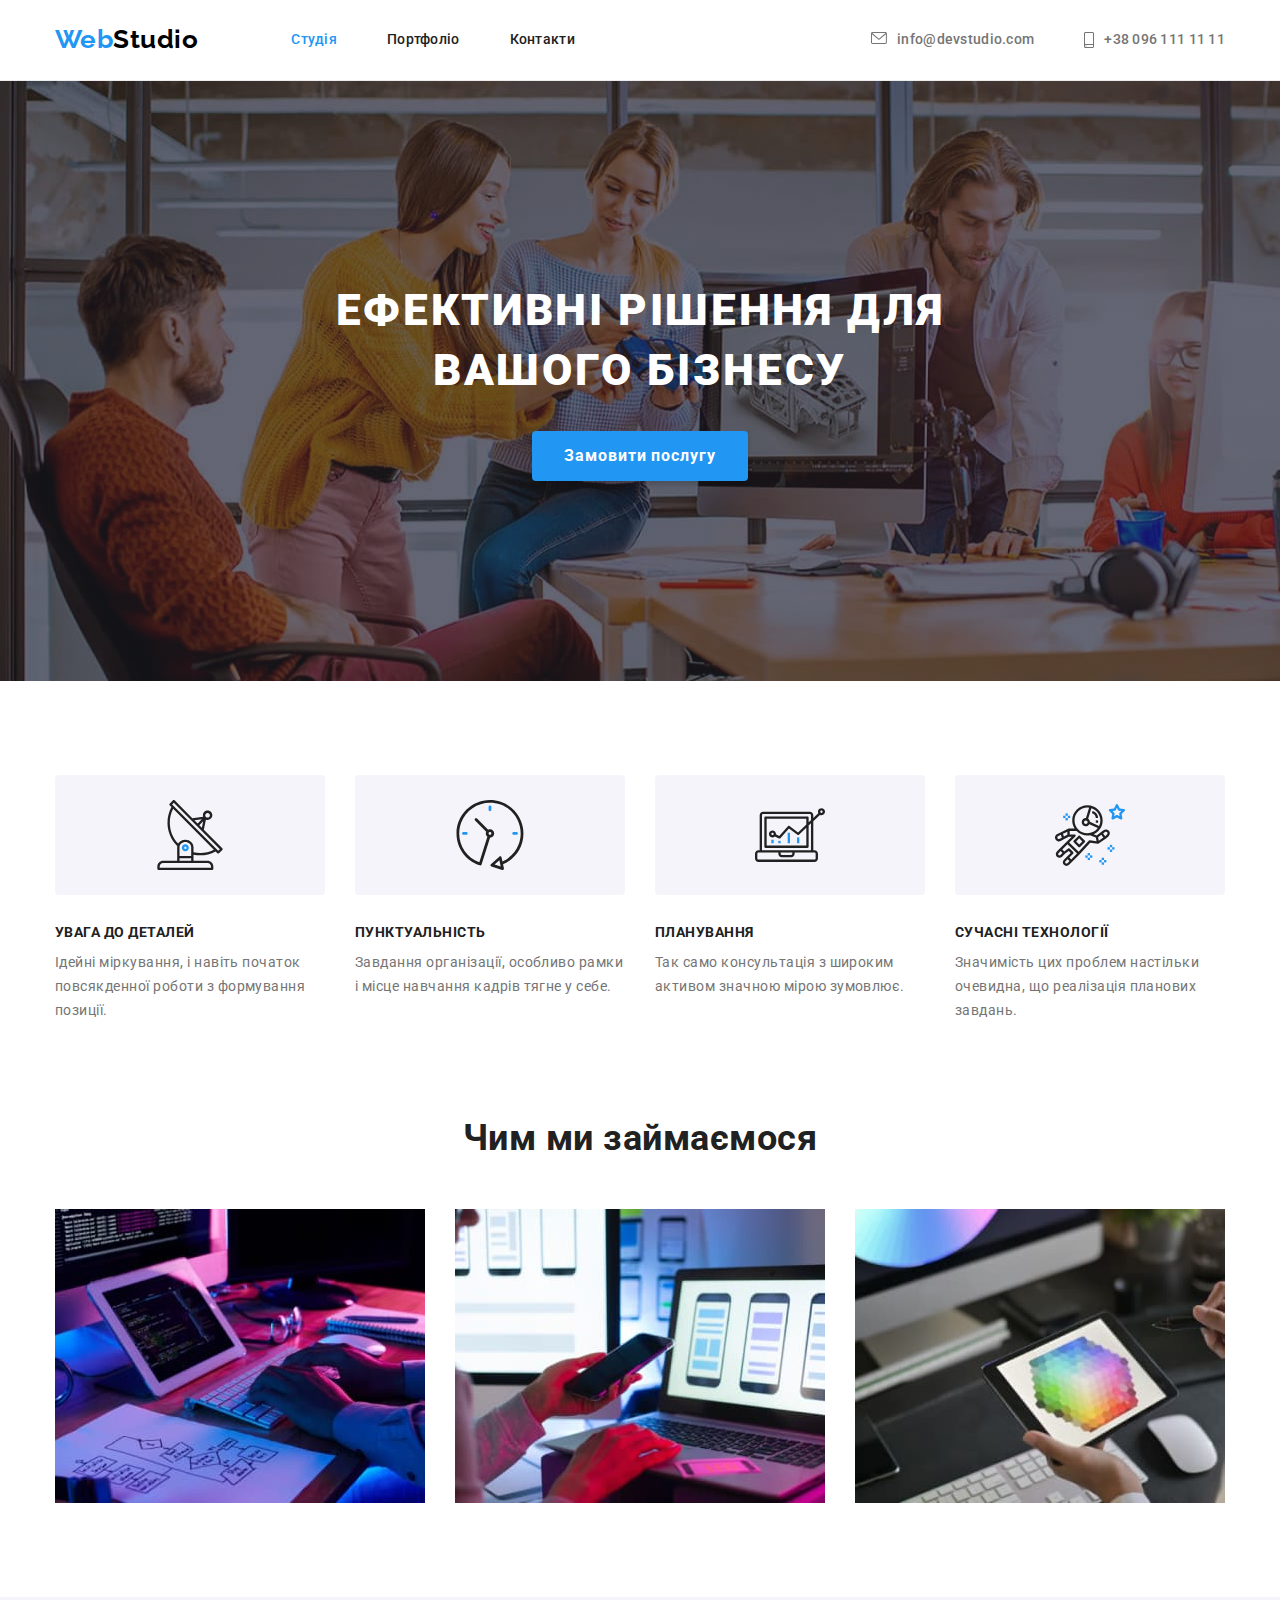
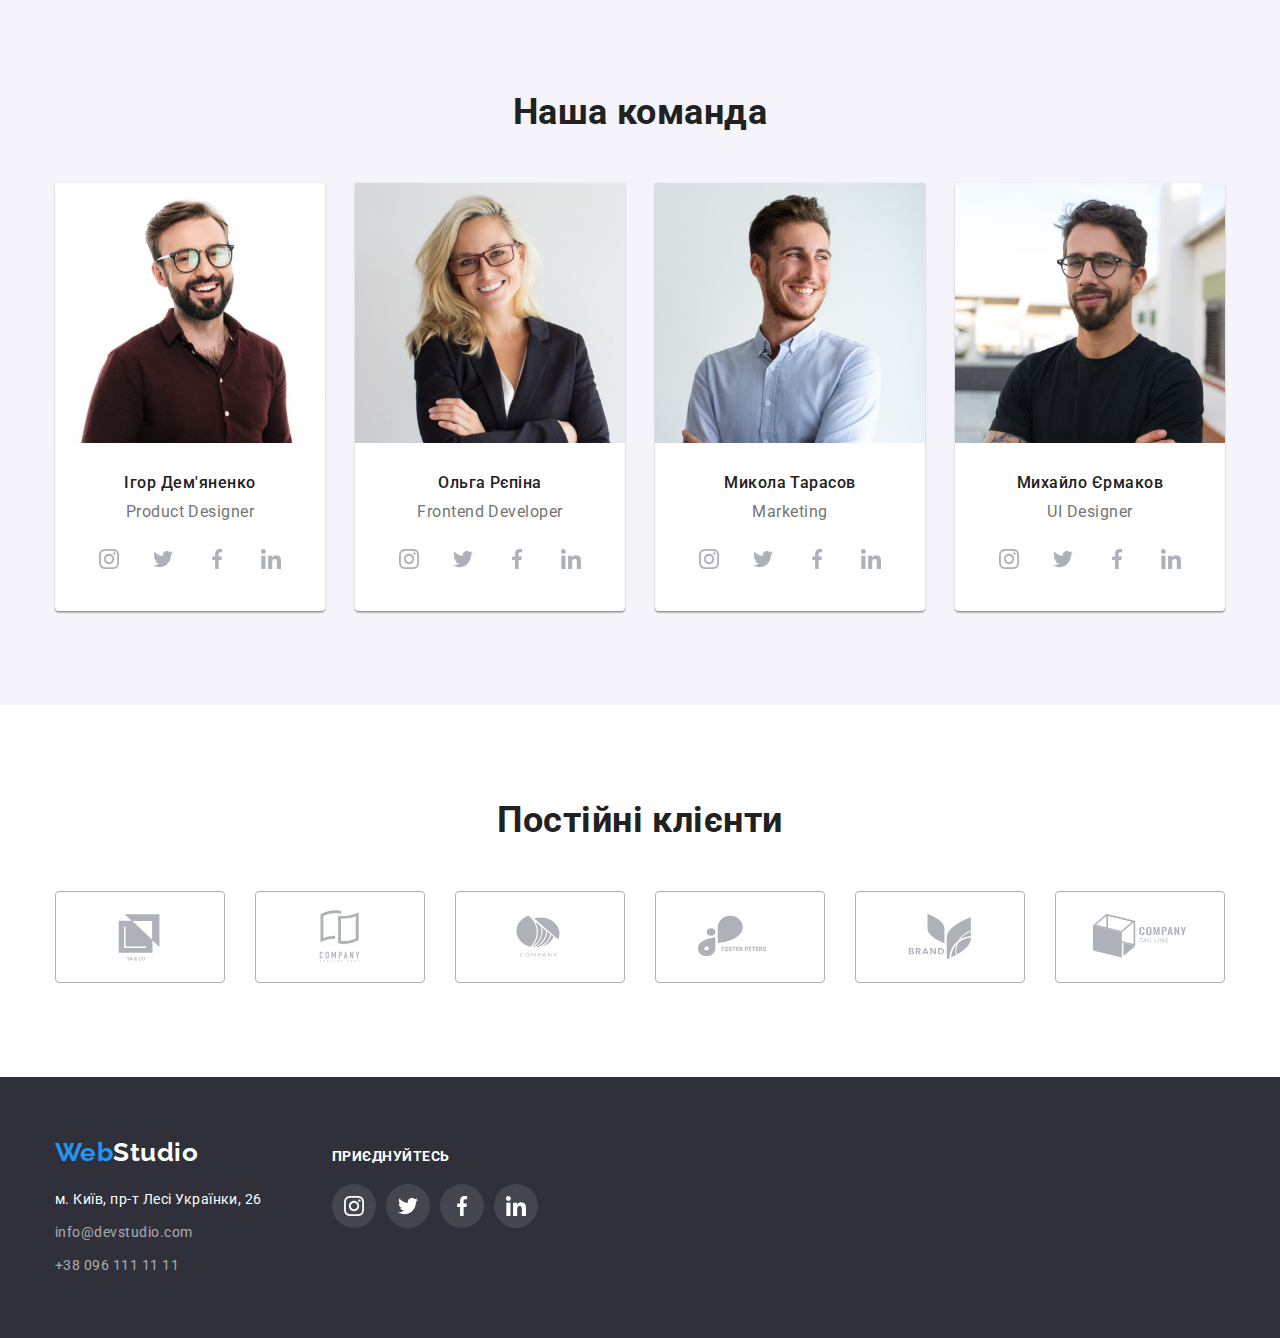
<file: index.html>
<!DOCTYPE html>
<html lang="uk">
  <head>
    <meta charset="UTF-8" />
    <meta http-equiv="X-UA-Compatible" content="IE=edge" />
    <meta name="viewport" content="width=device-width, initial-scale=1.0" />
    <title>Document</title>
    <link rel="preconnect" href="https://fonts.googleapis.com" />
    <link rel="preconnect" href="https://fonts.gstatic.com" crossorigin />
    <link
      href="https://fonts.googleapis.com/css2?family=Raleway:wght@700&family=Roboto:wght@400;500;700;900&display=swap"
      rel="stylesheet"
    />
    <link
      rel="stylesheet"
      href="https://cdn.jsdelivr.net/npm/modern-normalize@1.1.0/modern-normalize.min.css"
    />
    <link rel="stylesheet" href="./css/styles.css" />
  </head>
  <body>
    <!-- шапка сайта -->
    <header class="page-header">
      <div class="container header-nav">
        <nav class="page-nav">
          <a class="logo" href="./index.html"
            ><span class="logo-web">Web</span
            ><span class="logo-studio">Studio</span>
          </a>

          <ul class="site-nav">
            <li><a href="./index.html" class="link current">Студія</a></li>
            <li><a href="./portfolio.html" class="link">Портфоліо</a></li>
            <li><a href="#" class="link">Контакти</a></li>
          </ul>
        </nav>

        <ul class="auth-nav">
          <li class="site-email">
            <a class="contact email" href="mailto:info@devstudio.com" lang="en">
              <svg aria-label="Конверт" class="envelope" width="16" height="12">
                <use href="./images/sprite.svg#icon-envelope"></use>
              </svg>
              info@devstudio.com</a
            >
          </li>
          <li>
            <a class="contact phone" href="tel:+380961111111">
              <svg
                aria-label="Телефон"
                class="smartphone"
                width="10"
                height="16"
              >
                <use href="./images/sprite.svg#icon-smartphone"></use>
              </svg>
              +38 096 111 11 11</a
            >
          </li>
        </ul>
      </div>
    </header>
    <main>
      <!-- герой -->
      <section class="hero">
        <div class="container site-hero">
          <h1 class="hero-title">Ефективні рішення для вашого бізнесу</h1>
          <button type="button" class="button primary">Замовити послугу</button>
        </div>
      </section>

      <!-- особенности -->
      <section class="section">
        <div class="container">
          <h2 class="visually-hidden">Наші особливости</h2>
          <ul class="feature-list">
            <li class="title-width">
              <div class="feature-list-icon">
                <svg
                  aria-label="іконка антени"
                  class="feature-icon"
                  width="70"
                  height="70"
                >
                  <use href="./images/sprite.svg#icon-antenna"></use>
                </svg>
              </div>
              <h3 class="title">Увага до деталей</h3>
              <p class="title-text">
                Ідейні міркування, і навіть початок повсякденної роботи з
                формування позиції.
              </p>
            </li>

            <li class="title-width">
              <div class="feature-list-icon">
                <svg
                  aria-label="іконка годинника"
                  class="feature-icon"
                  width="70"
                  height="70"
                >
                  <use href="./images/sprite.svg#icon-clock"></use>
                </svg>
              </div>
              <h3 class="title">Пунктуальність</h3>
              <p class="title-text">
                Завдання організації, особливо рамки і місце навчання кадрів
                тягне у себе.
              </p>
            </li>

            <li class="title-width">
              <div class="feature-list-icon">
                <svg
                  aria-label="іконка діаграми"
                  class="feature-icon"
                  width="70"
                  height="70"
                >
                  <use href="./images/sprite.svg#icon-diagram"></use>
                </svg>
              </div>
              <h3 class="title">Планування</h3>
              <p class="title-text">
                Так само консультація з широким активом значною мірою зумовлює.
              </p>
            </li>

            <li class="title-width">
              <div class="feature-list-icon">
                <svg
                  aria-label="іконка астронавта"
                  class="feature-icon"
                  width="70"
                  height="70"
                >
                  <use href="./images/sprite.svg#icon-astronaut"></use>
                </svg>
              </div>
              <h3 class="title">Сучасні технології</h3>
              <p class="title-text">
                Значимість цих проблем настільки очевидна, що реалізація
                планових завдань.
              </p>
            </li>
          </ul>
        </div>
      </section>

      <!-- чем мы занимаемся (фото) -->
      <section class="section not-padding">
        <div class="container">
          <h2 class="section-title title-bottom">Чим ми займаємося</h2>

          <ul class="photo">
            <li>
              <img
                src="./images/box-1.jpg"
                alt="Людина працює за комп'ютером"
                width="370"
              />
            </li>
            <li>
              <img
                src="./images/box-2.jpg"
                alt="Людина працює з телефоном"
                width="370"
              />
            </li>
            <li>
              <img
                src="./images/box-3.jpg"
                alt="Людина працює з планшетом"
                width="370"
              />
            </li>
          </ul>
        </div>
      </section>

      <!-- наша команда -->
      <section class="section-work section">
        <div class="container">
          <h2 class="section-title title-bottom">Наша команда</h2>
          <ul class="team">
            <li class="command">
              <img src="./images/img-1.jpg" alt="Ігор Дем'яненко" width="270" />
              <div class="our-command">
                <h3 class="caption">Ігор Дем'яненко</h3>
                <p class="caption-text">Product Designer</p>
                <ul class="social-list">
                  <li>
                    <a href="#" class="social-list-link">
                      <svg
                        lang="en"
                        aria-label="instagram icon"
                        class="social-list-icon"
                        width="20"
                        height="20"
                      >
                        <use href="./images/sprite.svg#icon-instagram"></use>
                      </svg>
                    </a>
                  </li>
                  <li>
                    <a href="#" class="social-list-link">
                      <svg
                        lang="en"
                        aria-label="twitter icon"
                        class="social-list-icon"
                        width="20"
                        height="20"
                      >
                        <use href="./images/sprite.svg#icon-twitter"></use>
                      </svg>
                    </a>
                  </li>
                  <li>
                    <a href="#" class="social-list-link">
                      <svg
                        lang="en"
                        aria-label="facebook icon"
                        class="social-list-icon"
                        width="20"
                        height="20"
                      >
                        <use href="./images/sprite.svg#icon-facebook"></use>
                      </svg>
                    </a>
                  </li>
                  <li>
                    <a href="#" class="social-list-link">
                      <svg
                        lang="en"
                        aria-label="linkedin icon"
                        class="social-list-icon"
                        width="20"
                        height="20"
                      >
                        <use href="./images/sprite.svg#icon-linkedin"></use>
                      </svg>
                    </a>
                  </li>
                </ul>
              </div>
            </li>
            <li class="command">
              <img src="./images/img-2.jpg" alt="Ольга Рєпіна" width="270" />
              <div class="our-command">
                <h3 class="caption">Ольга Рєпіна</h3>
                <p class="caption-text">Frontend Developer</p>
                <ul class="social-list">
                  <li>
                    <a href="" class="social-list-link">
                      <svg
                        lang="en"
                        aria-label="instagram icon"
                        class="social-list-icon"
                        width="20"
                        height="20"
                      >
                        <use href="./images/sprite.svg#icon-instagram"></use>
                      </svg>
                    </a>
                  </li>
                  <li>
                    <a href="" class="social-list-link">
                      <svg
                        lang="en"
                        aria-label="twitter icon"
                        class="social-list-icon"
                        width="20"
                        height="20"
                      >
                        <use href="./images/sprite.svg#icon-twitter"></use>
                      </svg>
                    </a>
                  </li>
                  <li>
                    <a href="" class="social-list-link">
                      <svg
                        lang="en"
                        aria-label="facebook icon"
                        class="social-list-icon"
                        width="20"
                        height="20"
                      >
                        <use href="./images/sprite.svg#icon-facebook"></use>
                      </svg>
                    </a>
                  </li>
                  <li>
                    <a href="" class="social-list-link">
                      <svg
                        lang="en"
                        aria-label="linkedin icon"
                        class="social-list-icon"
                        width="20"
                        height="20"
                      >
                        <use href="./images/sprite.svg#icon-linkedin"></use>
                      </svg>
                    </a>
                  </li>
                </ul>
              </div>
            </li>
            <li class="command">
              <img src="./images/img-3.jpg" alt="Микола Тарасов" width="270" />
              <div class="our-command">
                <h3 class="caption">Микола Тарасов</h3>
                <p class="caption-text">Marketing</p>
                <ul class="social-list">
                  <li>
                    <a href="" class="social-list-link">
                      <svg
                        lang="en"
                        aria-label="instagram icon"
                        class="social-list-icon"
                        width="20"
                        height="20"
                      >
                        <use href="./images/sprite.svg#icon-instagram"></use>
                      </svg>
                    </a>
                  </li>
                  <li>
                    <a href="" class="social-list-link">
                      <svg
                        lang="en"
                        aria-label="twitter icon"
                        class="social-list-icon"
                        width="20"
                        height="20"
                      >
                        <use href="./images/sprite.svg#icon-twitter"></use>
                      </svg>
                    </a>
                  </li>
                  <li>
                    <a href="" class="social-list-link">
                      <svg
                        lang="en"
                        aria-label="facebook icon"
                        class="social-list-icon"
                        width="20"
                        height="20"
                      >
                        <use href="./images/sprite.svg#icon-facebook"></use>
                      </svg>
                    </a>
                  </li>
                  <li>
                    <a href="" class="social-list-link">
                      <svg
                        lang="en"
                        aria-label="linkedin icon"
                        class="social-list-icon"
                        width="20"
                        height="20"
                      >
                        <use href="./images/sprite.svg#icon-linkedin"></use>
                      </svg>
                    </a>
                  </li>
                </ul>
              </div>
            </li>
            <li class="command">
              <img src="./images/img-4.jpg" alt="Михайло Єрмаков" width="270" />
              <div class="our-command">
                <h3 class="caption">Михайло Єрмаков</h3>
                <p class="caption-text">UI Designer</p>
                <ul class="social-list">
                  <li>
                    <a href="#" class="social-list-link">
                      <svg
                        lang="en"
                        aria-label="instagram icon"
                        class="social-list-icon"
                        width="20"
                        height="20"
                      >
                        <use href="./images/sprite.svg#icon-instagram"></use>
                      </svg>
                    </a>
                  </li>
                  <li>
                    <a href="#" class="social-list-link">
                      <svg
                        lang="en"
                        aria-label="twitter icon"
                        class="social-list-icon"
                        width="20"
                        height="20"
                      >
                        <use href="./images/sprite.svg#icon-twitter"></use>
                      </svg>
                    </a>
                  </li>
                  <li>
                    <a href="#" class="social-list-link">
                      <svg
                        lang="en"
                        aria-label="facebook icon"
                        class="social-list-icon"
                        width="20"
                        height="20"
                      >
                        <use href="./images/sprite.svg#icon-facebook"></use>
                      </svg>
                    </a>
                  </li>
                  <li>
                    <a href="#" class="social-list-link">
                      <svg
                        lang="en"
                        aria-label="linkedin icon"
                        class="social-list-icon"
                        width="20"
                        height="20"
                      >
                        <use href="./images/sprite.svg#icon-linkedin"></use>
                      </svg>
                    </a>
                  </li>
                </ul>
              </div>
            </li>
          </ul>
        </div>
      </section>

      <!-- Постійні клієнти -->
      <section class="section">
        <div class="container">
          <h2 class="section-title clients-title">Постійні клієнти</h2>
          <ul class="clients-list">
            <li class="clients">
              <a href="#" class="icon-hover">
                <svg aria-label="" class="clients-icon" width="106" height="60">
                  <use href="./images/sprite.svg#icon-Logo-1"></use>
                </svg>
              </a>
            </li>

            <li class="clients">
              <a href="#" class="icon-hover">
                <svg aria-label="" class="clients-icon" width="106" height="60">
                  <use href="./images/sprite.svg#icon-Logo-2"></use>
                </svg>
              </a>
            </li>

            <li class="clients">
              <a href="#" class="icon-hover">
                <svg aria-label="" class="clients-icon" width="106" height="60">
                  <use href="./images/sprite.svg#icon-Logo-3"></use>
                </svg>
              </a>
            </li>

            <li class="clients">
              <a href="#" class="icon-hover">
                <svg aria-label="" class="clients-icon" width="106" height="60">
                  <use href="./images/sprite.svg#icon-Logo-4"></use>
                </svg>
              </a>
            </li>

            <li class="clients">
              <a href="#" class="icon-hover">
                <svg aria-label="" class="clients-icon" width="106" height="60">
                  <use href="./images/sprite.svg#icon-Logo-5"></use>
                </svg>
              </a>
            </li>

            <li class="clients">
              <a href="#" class="icon-hover">
                <svg aria-label="" class="clients-icon" width="106" height="60">
                  <use href="./images/sprite.svg#icon-Logo-6"></use>
                </svg>
              </a>
            </li>
          </ul>
        </div>
      </section>
    </main>

    <!-- футер -->
    <footer class="footer">
      <div class="container footer-icons">
        <div class="logotype">
          <a class="footer-logo" href="./index.html"
            ><span class="logo-web">Web</span
            ><span class="studio-logo">Studio</span>
          </a>
          <address class="footer-address">
            <ul>
              <li class="address">
                <a
                  class="site-address"
                  href="https://goo.gl/maps/CPtrU1FHBa2aNyZL9"
                  target="_blank"
                  rel="noopener noreferrer nofollow"
                  >м. Київ, пр-т Лесі Українки, 26</a
                >
              </li>
              <li class="site-contacts">
                <a class="contacts" href="mailto:info@devstudio.com" lang="en"
                  >info@devstudio.com</a
                >
              </li>
              <li class="tel">
                <a class="contacts tel" href="tel:+380961111111"
                  >+38 096 111 11 11</a
                >
              </li>
            </ul>
          </address>
        </div>
        <div>
          <p class="footer-title">приєднуйтесь</p>
          <ul class="footer-social-list">
            <li>
              <a href="#" class="footer-social-list-link">
                <svg
                  lang="en"
                  aria-label="instagram icon"
                  class="footer-social-list-icon"
                  width="20"
                  height="20"
                >
                  <use href="./images/sprite.svg#icon-instagram"></use>
                </svg>
              </a>
            </li>

            <li>
              <a href="#" class="footer-social-list-link">
                <svg
                  lang="en"
                  aria-label="twitter icon"
                  class="footer-social-list-icon"
                  width="20"
                  height="20"
                >
                  <use href="./images/sprite.svg#icon-twitter"></use>
                </svg>
              </a>
            </li>

            <li>
              <a href="#" class="footer-social-list-link">
                <svg
                  lang="en"
                  aria-label="facebook icon"
                  class="footer-social-list-icon"
                  width="20"
                  height="20"
                >
                  <use href="./images/sprite.svg#icon-facebook"></use>
                </svg>
              </a>
            </li>

            <li>
              <a href="#" class="footer-social-list-link">
                <svg
                  lang="en"
                  aria-label="linkedin icon"
                  class="footer-social-list-icon"
                  width="20"
                  height="20"
                >
                  <use href="./images/sprite.svg#icon-linkedin"></use>
                </svg>
              </a>
            </li>
          </ul>
        </div>
      </div>
    </footer>
  </body>
</html>
</file>
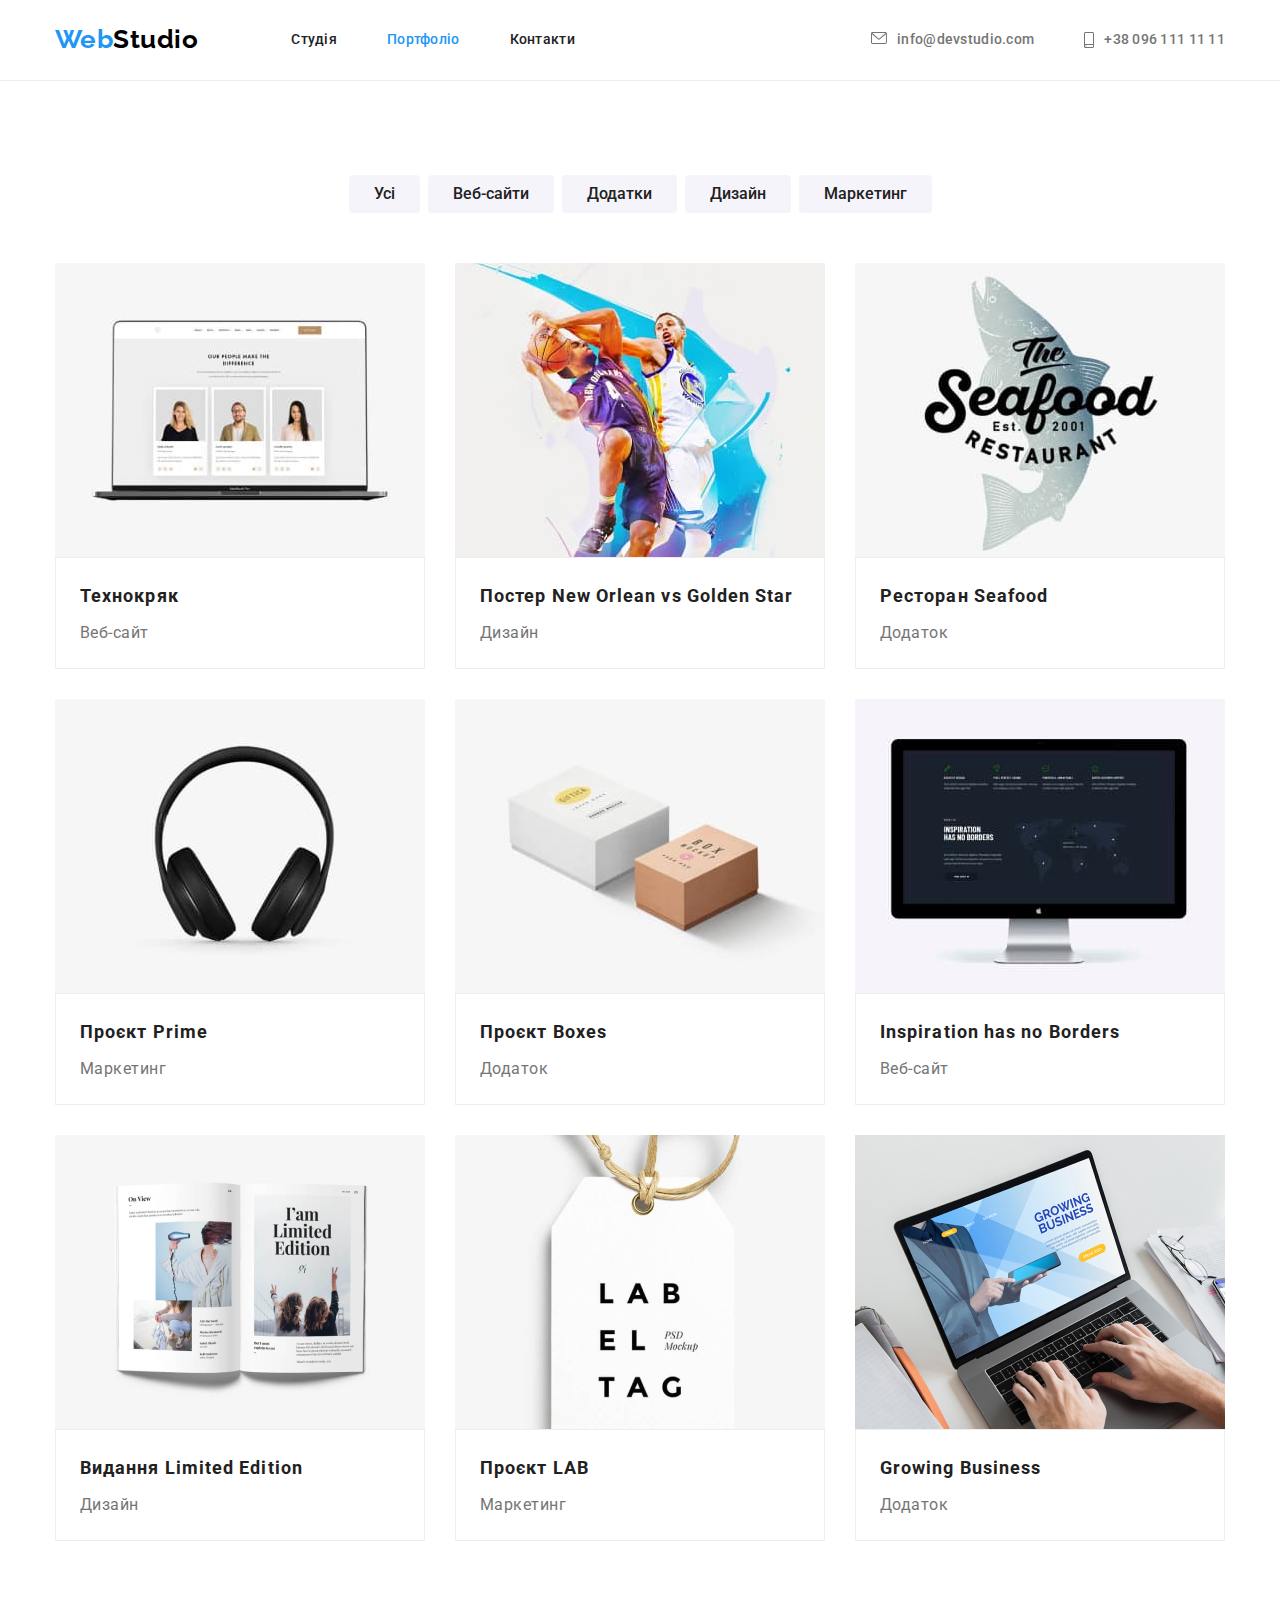
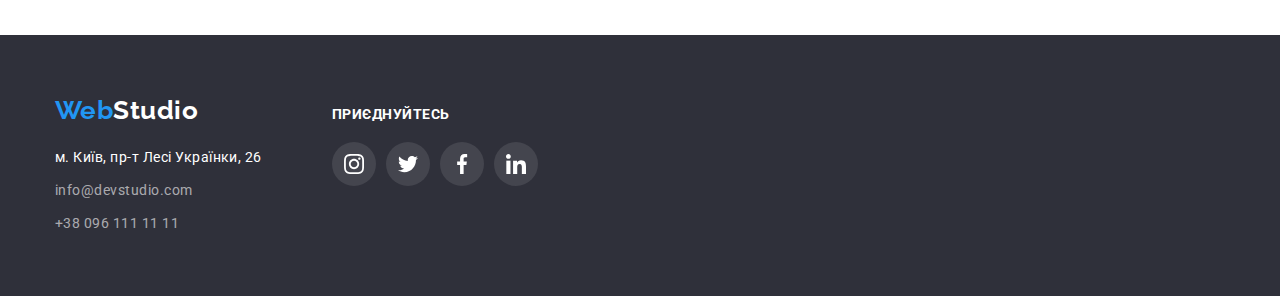
<file: portfolio.html>
<!DOCTYPE html>
<html lang="uk">
  <head>
    <meta charset="UTF-8" />
    <meta http-equiv="X-UA-Compatible" content="IE=edge" />
    <meta name="viewport" content="width=h, initial-scale=1.0" />
    <title>Document</title>
    <link rel="preconnect" href="https://fonts.googleapis.com" />
    <link rel="preconnect" href="https://fonts.gstatic.com" crossorigin />
    <link
      href="https://fonts.googleapis.com/css2?family=Raleway:wght@700&family=Roboto:wght@400;500;700;900&display=swap"
      rel="stylesheet"
    />
    <link
      rel="stylesheet"
      href="https://cdn.jsdelivr.net/npm/modern-normalize@1.1.0/modern-normalize.min.css"
    />
    <link rel="stylesheet" href="./css/styles.css" />
  </head>
  <body>
    <!-- шапка сайта -->
    <header class="page-header">
      <div class="container header-nav">
        <nav class="page-nav">
          <a class="logo" href="./index.html"
            ><span class="logo-web">Web</span
            ><span class="logo-studio">Studio</span>
          </a>

          <ul class="site-nav">
            <li><a href="./index.html" class="link">Студія</a></li>
            <li>
              <a href="./portfolio.html" class="link current">Портфоліо</a>
            </li>
            <li><a href="#" class="link">Контакти</a></li>
          </ul>
        </nav>

        <ul class="auth-nav">
          <li class="site-email">
            <a class="contact email" href="mailto:info@devstudio.com" lang="en">
              <svg aria-label="Конверт" class="envelope" width="16" height="12">
                <use href="./images/sprite.svg#icon-envelope"></use>
              </svg>
              info@devstudio.com</a
            >
          </li>
          <li>
            <a class="contact phone" href="tel:+380961111111">
              <svg
                aria-label="Телефон"
                class="smartphone"
                width="10"
                height="16"
              >
                <use href="./images/sprite.svg#icon-smartphone"></use>
              </svg>
              +38 096 111 11 11</a
            >
          </li>
        </ul>
      </div>
    </header>
    <!-- main контент -->
    <main>
      <!-- кнопки-фильтр -->
      <section class="filter section">
        <div class="container">
          <h1 class="visually-hidden">Наші проекти</h1>
          <ul class="button-work">
            <li class="button-style">
              <button type="button" class="button secondary">Усі</button>
            </li>
            <li class="button-style">
              <button type="button" class="button secondary">Веб-сайти</button>
            </li>
            <li class="button-style">
              <button type="button" class="button secondary">Додатки</button>
            </li>
            <li class="button-style">
              <button type="button" class="button secondary">Дизайн</button>
            </li>
            <li class="button-style">
              <button type="button" class="button secondary">Маркетинг</button>
            </li>
          </ul>

          <!-- наши роботы -->
          <ul class="filter-work">
            <li class="filter-card">
              <a href="#" class="filter-card-link">
                <img src="./images/img.jpg" alt="Комп'ютер" width="370" />
                <div class="cards">
                  <h2 class="head-title">Технокряк</h2>
                  <p class="head-text">Веб-сайт</p>
                </div>
              </a>
            </li>

            <li class="filter-card">
              <a href="#" class="filter-card-link">
                <img
                  src="./images/basketball.jpg"
                  alt="Баскетбол"
                  width="370"
                />
                <div class="cards">
                  <h2 class="head-title">Постер New Orlean vs Golden Star</h2>
                  <p class="head-text">Дизайн</p>
                </div>
              </a>
            </li>

            <li class="filter-card">
              <a href="#" class="filter-card-link">
                <img src="./images/seafood.jpg" alt="Морська їжа" width="370" />
                <div class="cards">
                  <h2 class="head-title">Ресторан Seafood</h2>
                  <p class="head-text">Додаток</p>
                </div>
              </a>
            </li>

            <li class="filter-card">
              <a href="#" class="filter-card-link">
                <img src="./images/music.jpg" alt="Навушники" width="370" />
                <div class="cards">
                  <h2 class="head-title">Проєкт Prime</h2>
                  <p class="head-text">Маркетинг</p>
                </div>
              </a>
            </li>

            <li class="filter-card">
              <a href="#" class="filter-card-link">
                <img src="./images/box.jpg" alt="Бокси" width="370" />
                <div class="cards">
                  <h2 class="head-title">Проєкт Boxes</h2>
                  <p class="head-text">Додаток</p>
                </div>
              </a>
            </li>

            <li class="filter-card">
              <a href="#" class="filter-card-link">
                <img src="./images/apple.jpg" alt="Комп'ютер мак" width="370" />
                <div class="cards">
                  <h2 class="head-title">Inspiration has no Borders</h2>
                  <p class="head-text">Веб-сайт</p>
                </div>
              </a>
            </li>

            <li class="filter-card">
              <a href="#" class="filter-card-link">
                <img src="./images/books.jpg" alt="Книга" width="370" />
                <div class="cards">
                  <h2 class="head-title">Видання Limited Edition</h2>
                  <p class="head-text">Дизайн</p>
                </div>
              </a>
            </li>

            <li class="filter-card">
              <a href="#" class="filter-card-link">
                <img src="./images/label.jpg" alt="Підвіска" width="370" />
                <div class="cards">
                  <h2 class="head-title">Проєкт LAB</h2>
                  <p class="head-text">Маркетинг</p>
                </div>
              </a>
            </li>

            <li class="filter-card">
              <a href="#" class="filter-card-link">
                <img src="./images/business.jpg" alt="Бізнес" width="370" />
                <div class="cards">
                  <h2 class="head-title">Growing Business</h2>
                  <p class="head-text">Додаток</p>
                </div>
              </a>
            </li>
          </ul>
        </div>
      </section>
    </main>

    <!-- footer -->
    <footer class="footer">
      <div class="container footer-icons">
        <div class="logotype">
          <a class="footer-logo" href="./index.html"
            ><span class="logo-web">Web</span
            ><span class="studio-logo">Studio</span>
          </a>
          <address class="footer-address">
            <ul>
              <li class="address">
                <a
                  class="site-address"
                  href="https://goo.gl/maps/CPtrU1FHBa2aNyZL9"
                  target="_blank"
                  rel="noopener noreferrer nofollow"
                  >м. Київ, пр-т Лесі Українки, 26</a
                >
              </li>
              <li class="site-contacts">
                <a class="contacts" href="mailto:info@devstudio.com" lang="en"
                  >info@devstudio.com</a
                >
              </li>
              <li class="tel">
                <a class="contacts tel" href="tel:+380961111111"
                  >+38 096 111 11 11</a
                >
              </li>
            </ul>
          </address>
        </div>
        <div>
          <p class="footer-title">приєднуйтесь</p>
          <ul class="footer-social-list">
            <li>
              <a href="#" class="footer-social-list-link">
                <svg
                  lang="en"
                  aria-label="instagram icon"
                  class="footer-social-list-icon"
                  width="20"
                  height="20"
                >
                  <use href="./images/sprite.svg#icon-instagram"></use>
                </svg>
              </a>
            </li>

            <li>
              <a href="#" class="footer-social-list-link">
                <svg
                  lang="en"
                  aria-label="twitter icon"
                  class="footer-social-list-icon"
                  width="20"
                  height="20"
                >
                  <use href="./images/sprite.svg#icon-twitter"></use>
                </svg>
              </a>
            </li>

            <li>
              <a href="#" class="footer-social-list-link">
                <svg
                  lang="en"
                  aria-label="facebook icon"
                  class="footer-social-list-icon"
                  width="20"
                  height="20"
                >
                  <use href="./images/sprite.svg#icon-facebook"></use>
                </svg>
              </a>
            </li>

            <li>
              <a href="#" class="footer-social-list-link">
                <svg
                  lang="en"
                  aria-label="linkedin icon"
                  class="footer-social-list-icon"
                  width="20"
                  height="20"
                >
                  <use href="./images/sprite.svg#icon-linkedin"></use>
                </svg>
              </a>
            </li>
          </ul>
        </div>
      </div>
    </footer>
  </body>
</html>
</file>
<file: css/styles.css>
:root {
  --primary-text-color: #757575;
  --title-text: #212121;
  --accent-color: #2196f3;
  --primary-white-color: #ffffff;
  --bcg-color-button: #f5f4fa;
  --bcg--button-hover: #188ce8;
  --black-color: #000;
  --hero-bcg: #2f303a;
  --hero-bcg-new: #c4c4c4;
  --line-header: #ececec;
  --line-cards: #eeeeee;
  --icon-color: #afb1b8;
}

h1,
h2,
h3,
h4,
p {
  margin-top: 0;
  margin-bottom: 0;
}

ul {
  margin-top: 0;
  margin-bottom: 0;
  padding-left: 0;
}

a {
  text-decoration: none;
}

img {
  display: block;
}

body {
  background-color: var(--primary-white-color);
  color: var(--primary-text-color);
  font-family: "Roboto", sans-serif;
  letter-spacing: 0.03em;
}

ul {
  list-style: none;
  padding: 0;
  margin: 0;
}

button {
  cursor: pointer;
  font-family: inherit;
}

.section {
  padding-top: 94px;
  padding-bottom: 94px;
}

.not-padding {
  padding-top: 0;
}

.title-bottom {
  margin-bottom: 50px;
}

.visually-hidden {
  position: absolute;
  white-space: nowrap;
  width: 1px;
  height: 1px;
  overflow: hidden;
  border: 0;
  padding: 0;
  clip: rect(0 0 0 0);
  clip-path: inset(50%);
  margin: -1px;
}

/* основоной цвет текста #212121 */
/* вторичный цвет текста #757575 */
/*  голубой акцент #2196F3 */
/* белый #FFFFFF */
/* серый фон #2F303A */
/* светлый фон #F5F4FA */

.container {
  /* outline: 2px solid tomato; */
  width: 1200px;
  padding-left: 15px;
  padding-right: 15px;
  margin-left: auto;
  margin-right: auto;
}

/* шапка сайта */
.page-header {
  /* background-color: aquamarine; */
  border-bottom: 1px solid var(--line-header);
  border-top: 0;
  border-left: 0;
  border-right: 0;
}

.header-nav {
  display: flex;
}

.page-nav {
  display: flex;
}

.logo {
  font-family: "Raleway", sans-serif;
  font-weight: 700;
  font-size: 26px;
  line-height: 1.19;
  padding-top: 24px;
  padding-bottom: 25px;
  /* margin-right: 93px; */
}

.logo-web {
  color: var(--accent-color);
}

.logo-studio {
  color: var(--black-color);
}

/* для футера */
.studio-logo {
  color: var(--primary-white-color);
}

/* site-nav */
.site-nav {
  margin-left: 93px;
}

.link {
  padding-top: 32px;
  padding-bottom: 32px;
}

.site-nav .link {
  color: var(--title-text);
  display: inline-block;
}

.site-nav .link:hover,
.site-nav .link:focus {
  color: var(--accent-color);
}

.site-nav .link.current {
  color: var(--accent-color);
}

.site-nav {
  font-weight: 500;
  font-size: 14px;
  line-height: 1.14;
  letter-spacing: 0.02em;
  display: flex;
  column-gap: 50px;
}

/* auth-nav */
.site-email {
  margin-right: 50px;
}

.contact {
  padding-top: 32px;
  padding-bottom: 32px;
}

.auth-nav .contact {
  color: var(--primary-text-color);
}
.auth-nav .contact:hover,
.auth-nav .contact:focus {
  color: var(--accent-color);
}

.auth-nav {
  font-weight: 500;
  font-size: 14px;
  line-height: 1.14;
  letter-spacing: 0.02em;
  display: flex;
  margin-left: auto;
}

.email {
  display: flex;
  fill: currentColor;
}

.envelope {
  margin-right: 10px;
}

.phone {
  display: flex;
  fill: currentColor;
}

.smartphone {
  margin-right: 10px;
}

/* герой */
.hero {
  background-color: var(--hero-bcg-new);
  padding-top: 200px;
  padding-bottom: 200px;
  background-image: linear-gradient(
      rgba(47, 48, 58, 0.4),
      rgba(47, 48, 58, 0.4)
    ),
    url("../images/hero-img.jpg");
  background-size: cover;
}

.hero-title {
  color: var(--primary-white-color);
  margin-top: 0;
  margin-bottom: 30px;
  width: 696px;
  margin-left: auto;
  margin-right: auto;
}

.hero-title {
  font-weight: 900;
  font-size: 44px;
  line-height: 1.36;
  text-align: center;
  letter-spacing: 0.06em;
  text-transform: uppercase;
}

/* ocoбенности */
.section-title {
  color: var(--title-text);
}

.section-title {
  font-weight: 700;
  font-size: 36px;
  line-height: 1.17;
  text-align: center;
  margin-top: 0;
  margin-bottom: 50px;
}

.feature-list {
  margin-top: 0;
}

.title {
  font-weight: 700;
  font-size: 14px;
  line-height: 1.14;
  text-transform: uppercase;
  margin-top: 0;
  margin-bottom: 10px;
}

.title-width {
  width: 270px;
  /* padding-top: ; */
}

.title-text {
  font-weight: 400;
  font-size: 14px;
  line-height: 1.71;
  margin-top: 0;
  margin-bottom: 0;
}

.feature-list-icon {
  display: flex;
  align-items: center;
  justify-content: center;
  width: 270px;
  height: 120px;
  margin-bottom: 30px;
  background-color: var(--bcg-color-button);
  border-radius: 4px;
}

/* features */
.feature-list {
  display: flex;
  column-gap: 30px;
}

.feature-list .title {
  color: var(--title-text);
}

/* чем мы занимаемся (фото) */

.photo {
  display: flex;
  column-gap: 30px;
}

/* наша команда */
.caption {
  font-weight: 500;
  font-size: 16px;
  line-height: 1.19;
  text-align: center;
  margin-bottom: 10px;
  color: var(--title-text);
}

.caption-text {
  font-weight: 400;
  font-size: 16px;
  line-height: 1.19;
  text-align: center;
  margin-bottom: 16px;
}

.social-list {
  display: flex;
  justify-content: center;
  column-gap: 10px;
}

.social-list-link {
  display: flex;
  align-items: center;
  justify-content: center;
  width: 44px;
  height: 44px;
  border-radius: 50%;
  background-color: var(--primary-white-color);
}

.social-list-link:hover,
.social-list-link:focus {
  background-color: var(--accent-color);
}

.social-list-icon {
  fill: var(--icon-color);
}

.social-list-link:hover .social-list-icon,
.social-list-link:focus .social-list-icon {
  fill: var(--primary-white-color);
}

.section-work {
  background-color: var(--bcg-color-button);
}

.our-command {
  padding: 30px;
}

.command {
  box-shadow: 0px 1px 3px rgba(0, 0, 0, 0.12), 0px 1px 1px rgba(0, 0, 0, 0.14),
    0px 2px 1px rgba(0, 0, 0, 0.2);
  border-radius: 0px 0px 4px 4px;
  background-color: var(--primary-white-color);
}

.team {
  display: flex;
  column-gap: 30px;
}

/* наши роботы */
.head-title {
  font-weight: 700;
  font-size: 18px;
  line-height: 2;
  letter-spacing: 0.06em;
  color: var(--title-text);
  margin-bottom: 4px;
}

.head-text {
  font-weight: 400;
  font-size: 16px;
  line-height: 1.88;
  color: var(--primary-text-color);
}

.filter-work {
  display: flex;
  flex-wrap: wrap;
  gap: 30px;
}
.filter-card {
  display: flex;
}

.filter-card-link:hover,
.filter-card-link:focus {
  box-shadow: 0px 1px 1px rgba(0, 0, 0, 0.12), 0px 4px 4px rgba(0, 0, 0, 0.06),
    1px 4px 6px rgba(0, 0, 0, 0.16);
}

/* .filter-card:hover,
.filter-card:focus {
  box-shadow: 0px 1px 1px rgba(0, 0, 0, 0.12), 0px 4px 4px rgba(0, 0, 0, 0.06),
    1px 4px 6px rgba(0, 0, 0, 0.16);
} */

.cards {
  padding-left: 24px;
  padding-right: 24px;
  padding-top: 20px;
  padding-bottom: 20px;
  border: 1px solid var(--line-cards);
}

/* постійні клієнти */
.clients-title {
  margin-bottom: 50px;
}

.clients {
  width: 170px;
  height: 92px;
}

.icon-hover {
  display: flex;
  width: 100%;
  height: 100%;
  align-items: center;
  justify-content: center;
  border: 1px solid var(--icon-color);
  border-radius: 4px;
  color: var(--icon-color);
  fill: currentColor;
}

.icon-hover:hover,
.icon-hover:focus {
  color: var(--accent-color);
  border-color: var(--accent-color);
}

.clients-list {
  display: flex;
  gap: 30px;
}

/* кнопка */

.button {
  /* display: inline-block; чтобы не залазило*/
  background-color: var(--bcg-color-button);
  color: var(--title-text);
  padding: 10px 32px;

  text-align: center;
  margin: 0 auto;
  border-radius: 4px;
}

.button.primary {
  background-color: var(--accent-color);
  color: var(--primary-white-color);
  box-shadow: 0px 4px 4px rgba(0, 0, 0, 0.15);
  border-radius: 4px;
}

/* в герое шрифты */
.button.primary {
  min-width: 216px;
  font-weight: 700;
  font-size: 16px;
  line-height: 1.88;
  display: flex;
  align-items: center;
  text-align: center;
  letter-spacing: 0.06em;
  border: none;
}

.button.primary:hover,
.button.primary:focus {
  background-color: var(--bcg--button-hover);
  color: var(--primary-white-color);
}

/* для портфолио */
.button.secondary {
  background-color: var(--bcg-color-button);
  color: var(--title-text);
}

.button.secondary:hover,
.button.secondary:focus {
  background-color: var(--accent-color);
  color: var(--primary-white-color);
  box-shadow: 0px 3px 1px rgba(0, 0, 0, 0.1), 0px 1px 2px rgba(0, 0, 0, 0.08),
    0px 2px 2px rgba(0, 0, 0, 0.12);
}

.button.secondary {
  font-weight: 500;
  font-size: 16px;
  line-height: 1.63;
  text-align: center;
  border-radius: 4px;
  border: none;
  padding: 6px 25px;
}

/* кнопки-фильтр */
.button-work {
  display: flex;
  column-gap: 8px;
  justify-content: center;
  margin-bottom: 50px;
}

/* footer */
.footer {
  background-color: var(--hero-bcg);
  margin-top: 0;
  padding-top: 60px;
  padding-bottom: 60px;
}

.footer-logo {
  margin-top: 0;
  margin-bottom: 0;
  font-family: "Raleway", sans-serif;
  font-weight: 700;
  font-size: 26px;
  line-height: 1.19;
}

.footer-address {
  margin-top: 20px;
}

.site-address {
  color: var(--primary-white-color);
}

.site-address:hover,
.site-address:focus {
  color: var(--accent-color);
}

.site-address {
  font-style: normal;
  font-weight: 400;
  font-size: 14px;
  line-height: 1.71;
}

.address {
  margin-bottom: 9px;
}

.contacts {
  color: rgba(255, 255, 255, 0.6);
}

.contacts:hover,
.contacts:focus {
  color: var(--accent-color);
}

.contacts {
  font-style: normal;
  font-weight: 400;
  font-size: 14px;
  line-height: 1.71;
}

.site-contacts {
  margin-top: 0;
  margin-bottom: 9px;
}

.tel {
  margin-top: 0;
  margin-bottom: 0;
}

/* footer-icon */
.logotype {
  margin-right: 70px;
}

.footer-icons {
  display: flex;
  align-items: baseline;
}

.footer-title {
  /* display: flex; */
  font-weight: 700;
  font-size: 14px;
  line-height: 16px;
  text-transform: uppercase;
  color: var(--primary-white-color);
  margin-bottom: 20px;
}

.footer-social-list {
  display: flex;
  column-gap: 10px;
}

.footer-social-list-link {
  display: flex;
  align-items: center;
  justify-content: center;
  width: 44px;
  height: 44px;
  border-radius: 50%;
  background-color: rgba(255, 255, 255, 0.1);
}

.footer-social-list-link:hover,
.footer-social-list-link:focus {
  background-color: var(--accent-color);
}

.footer-social-list-icon {
  fill: var(--primary-white-color);
}
</file>
